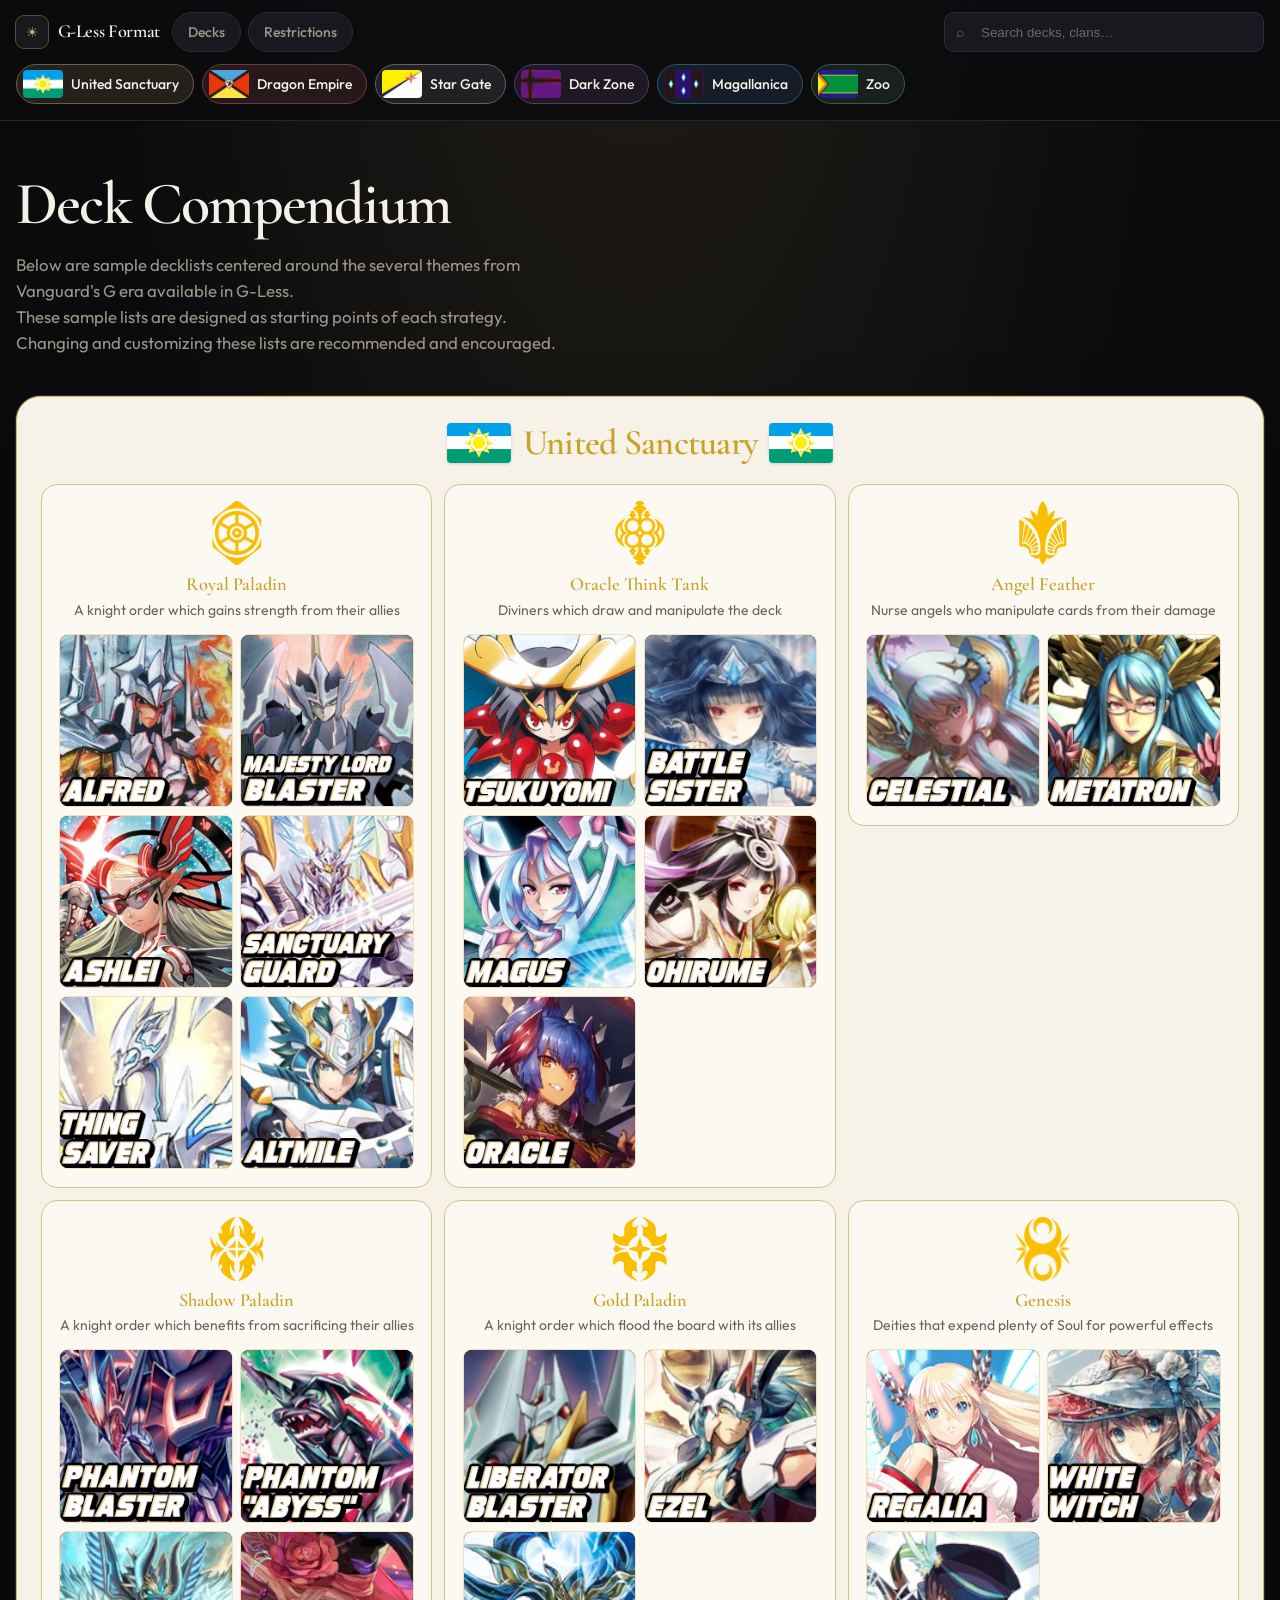
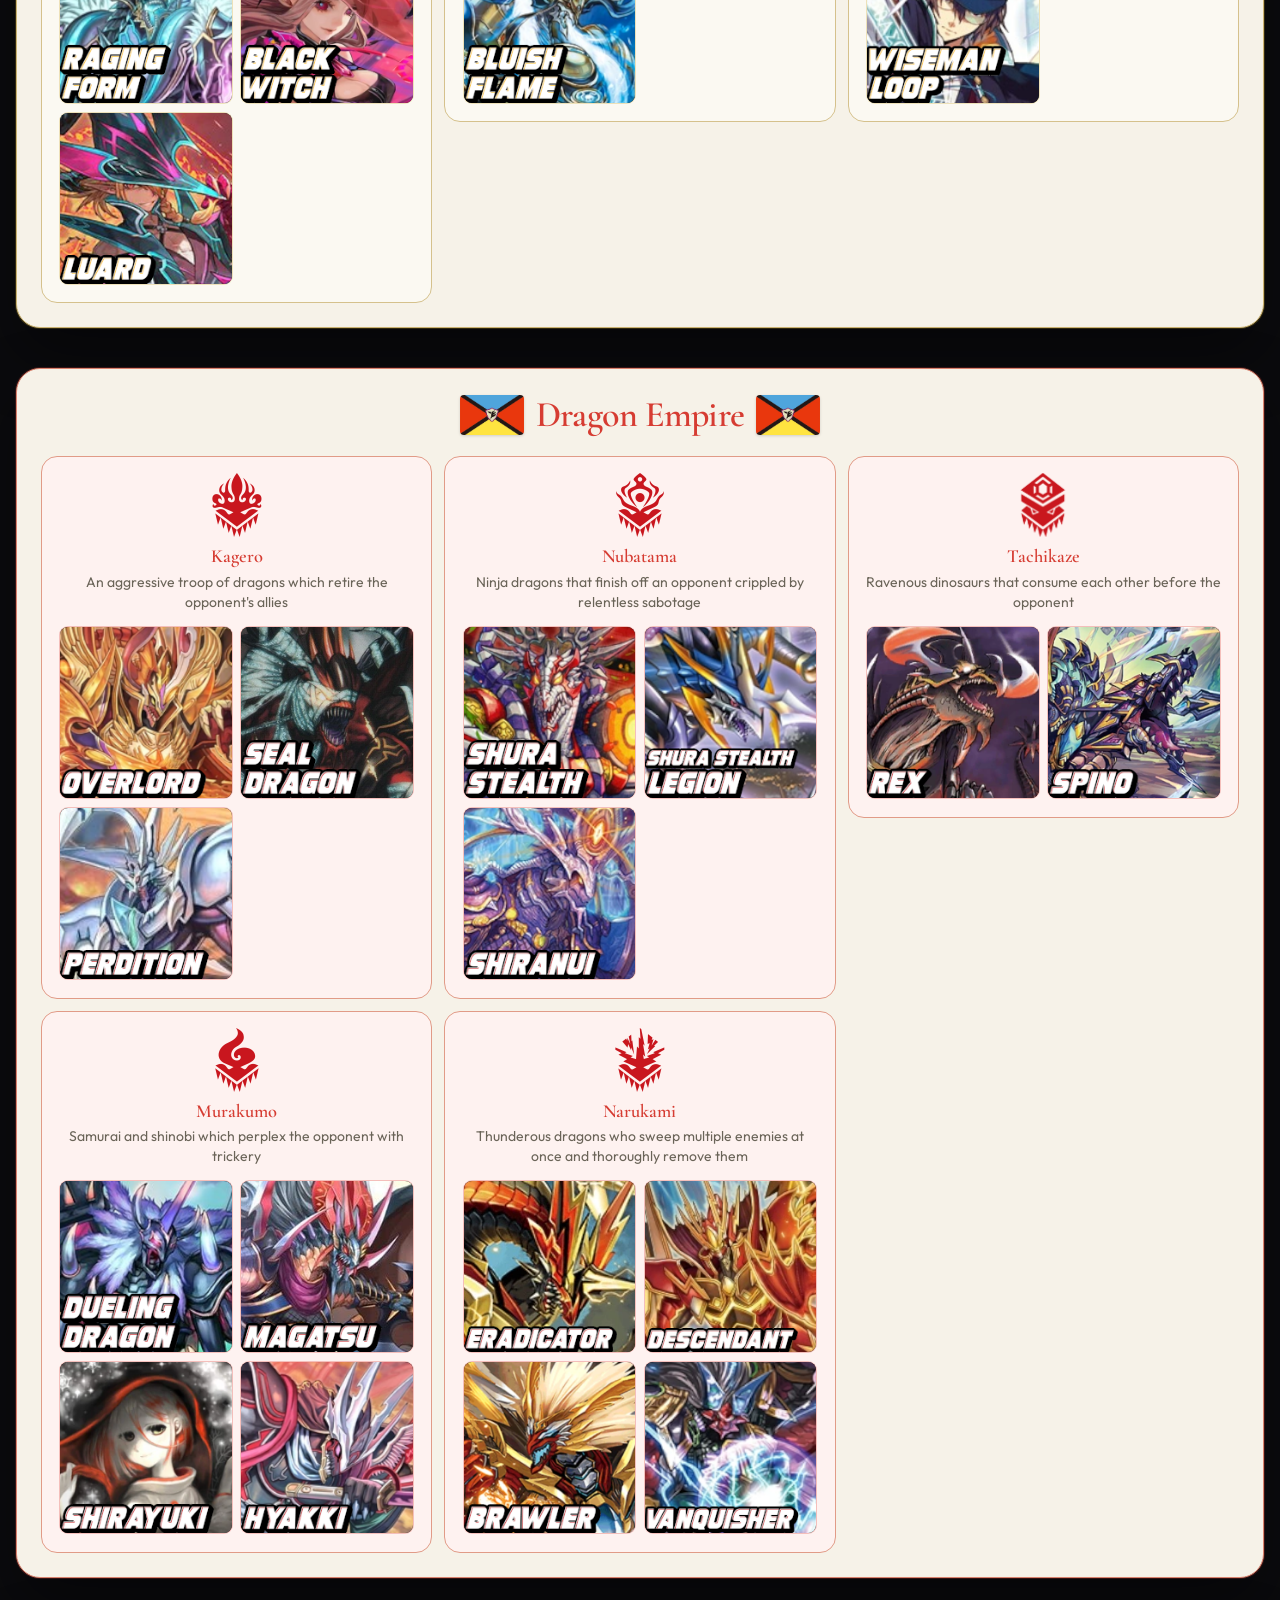
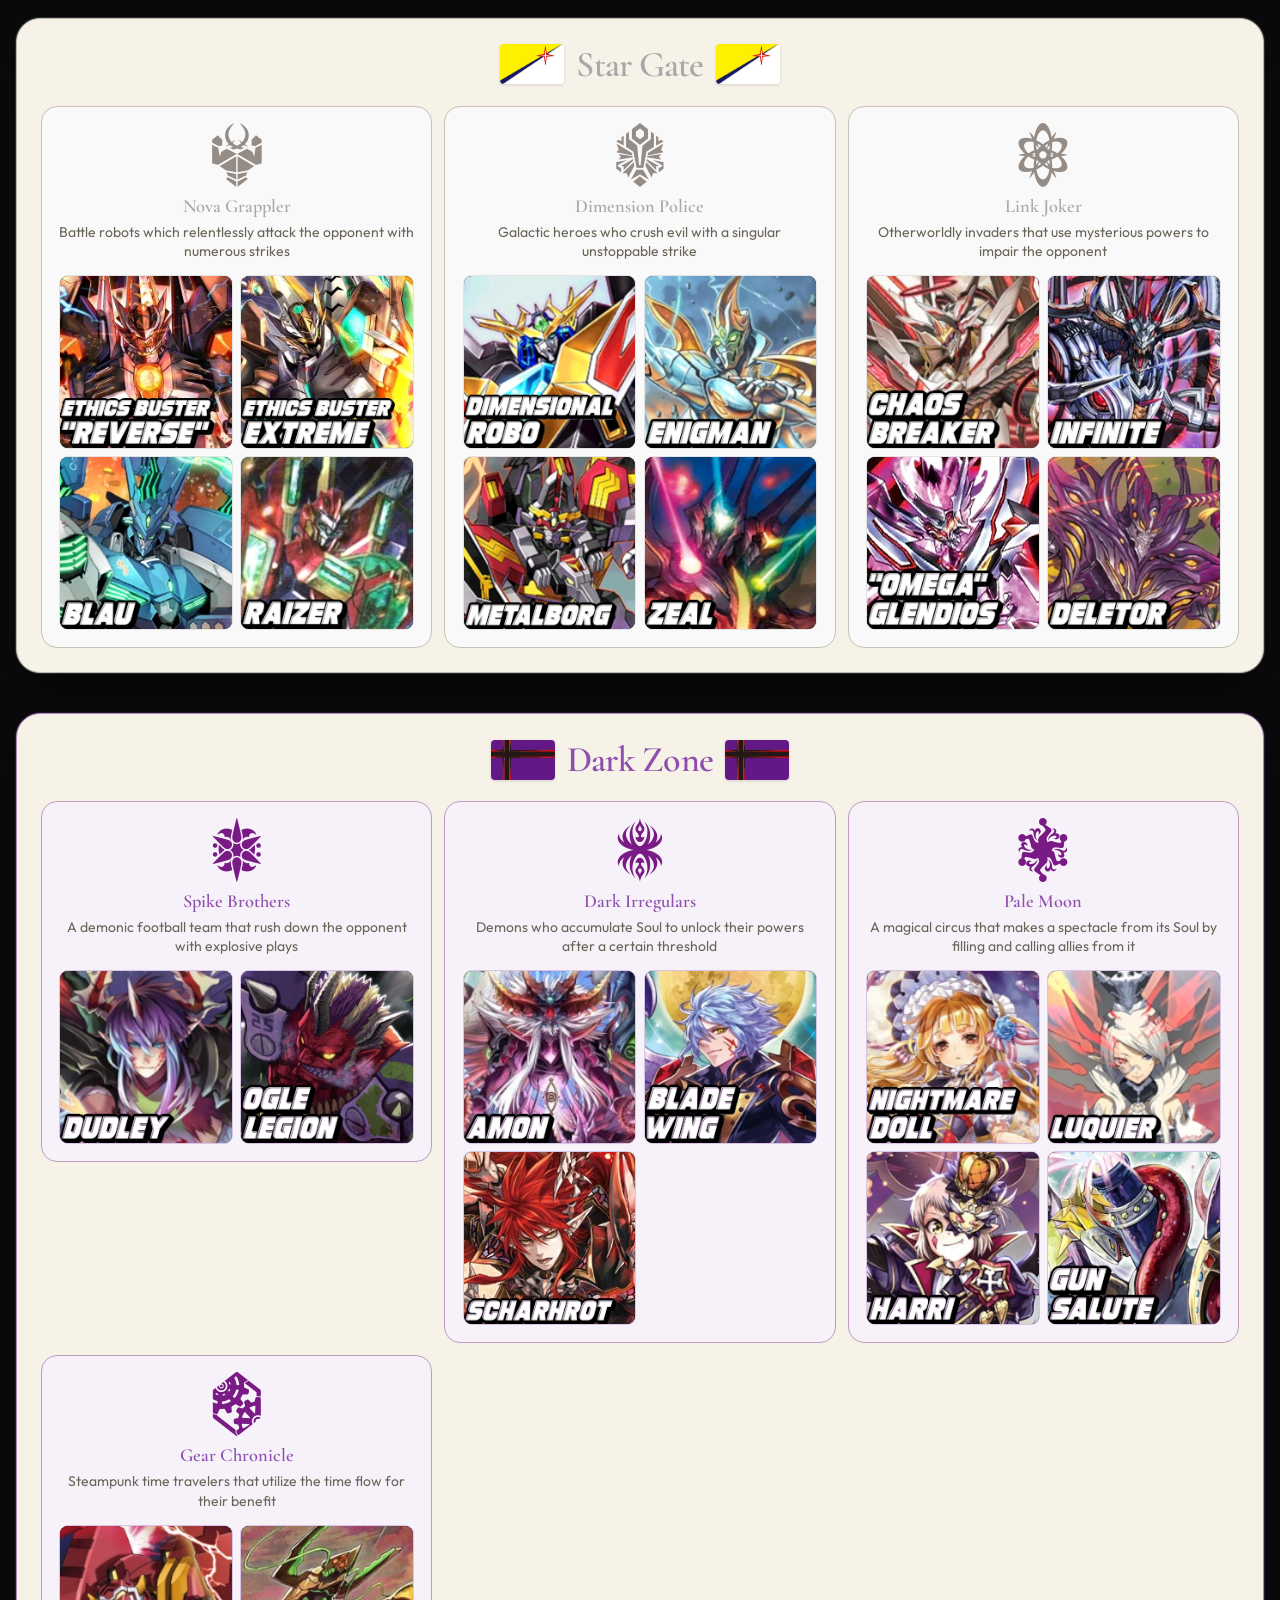
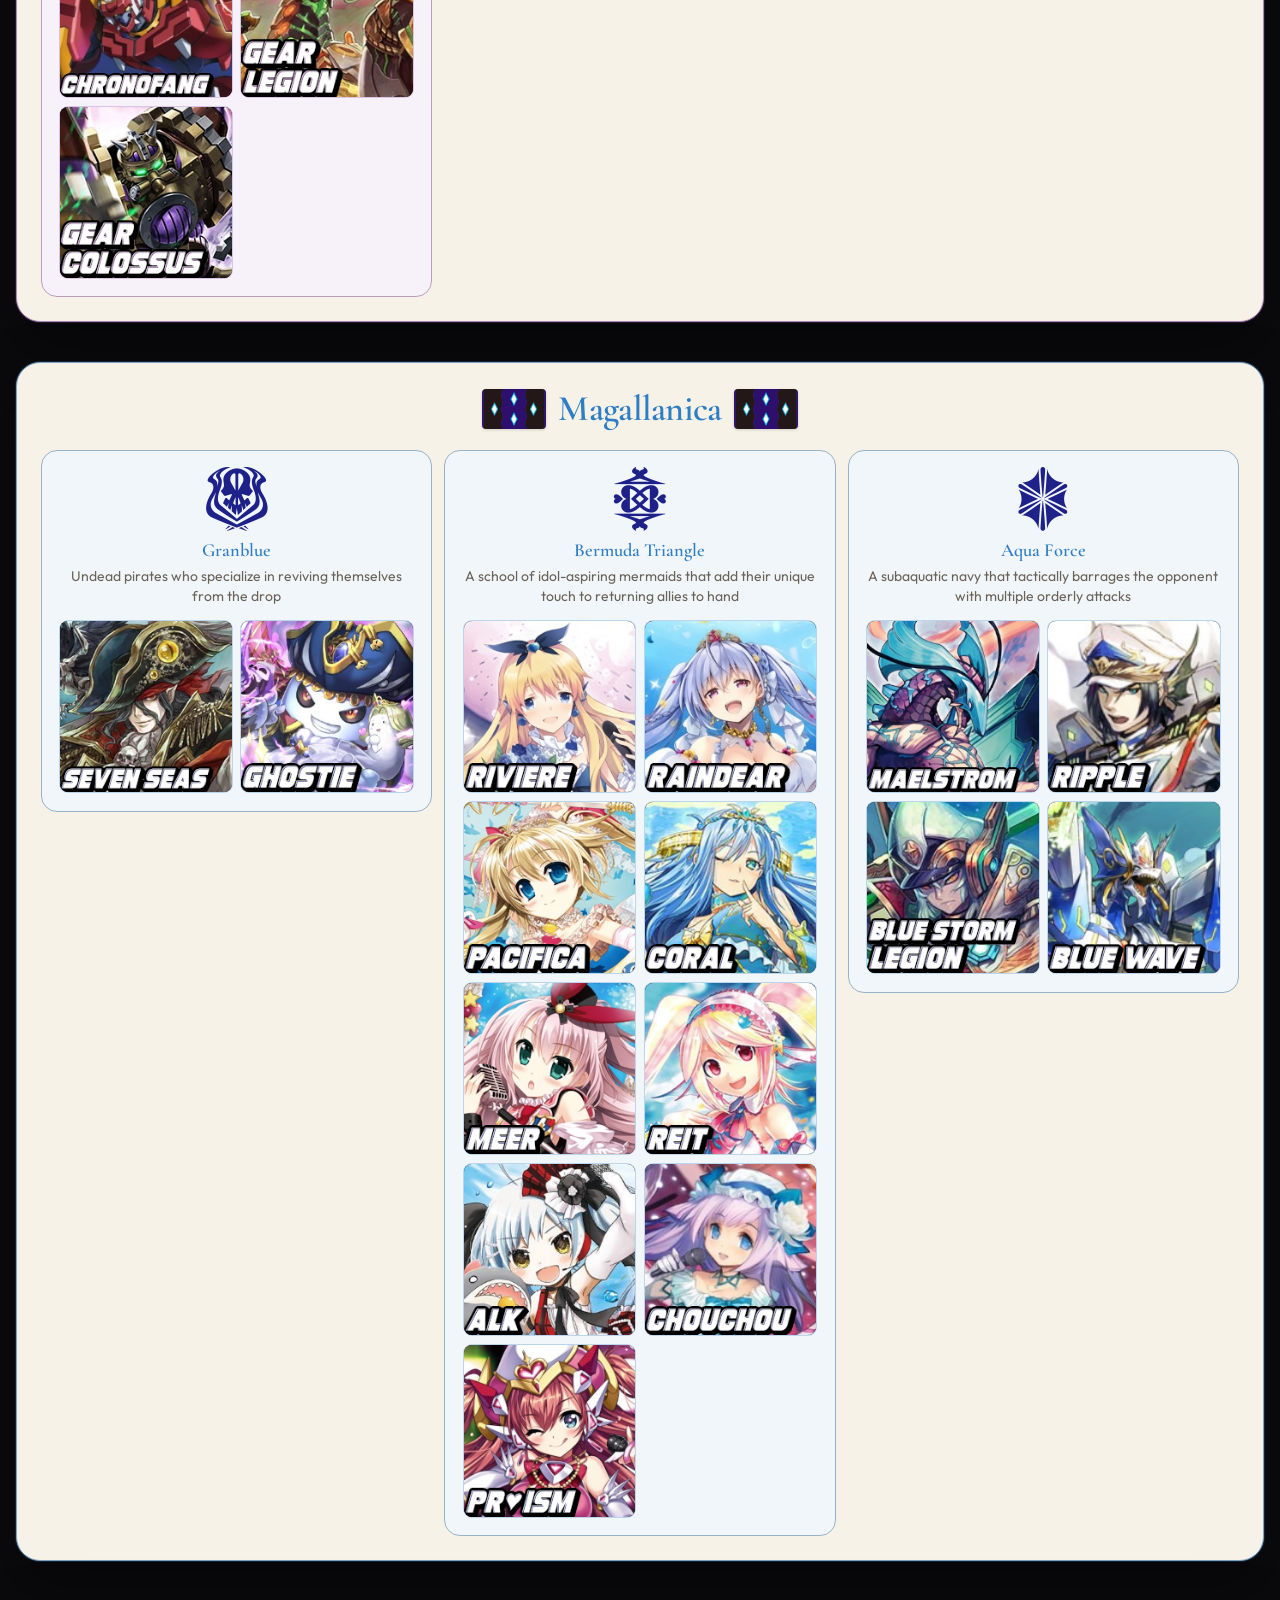
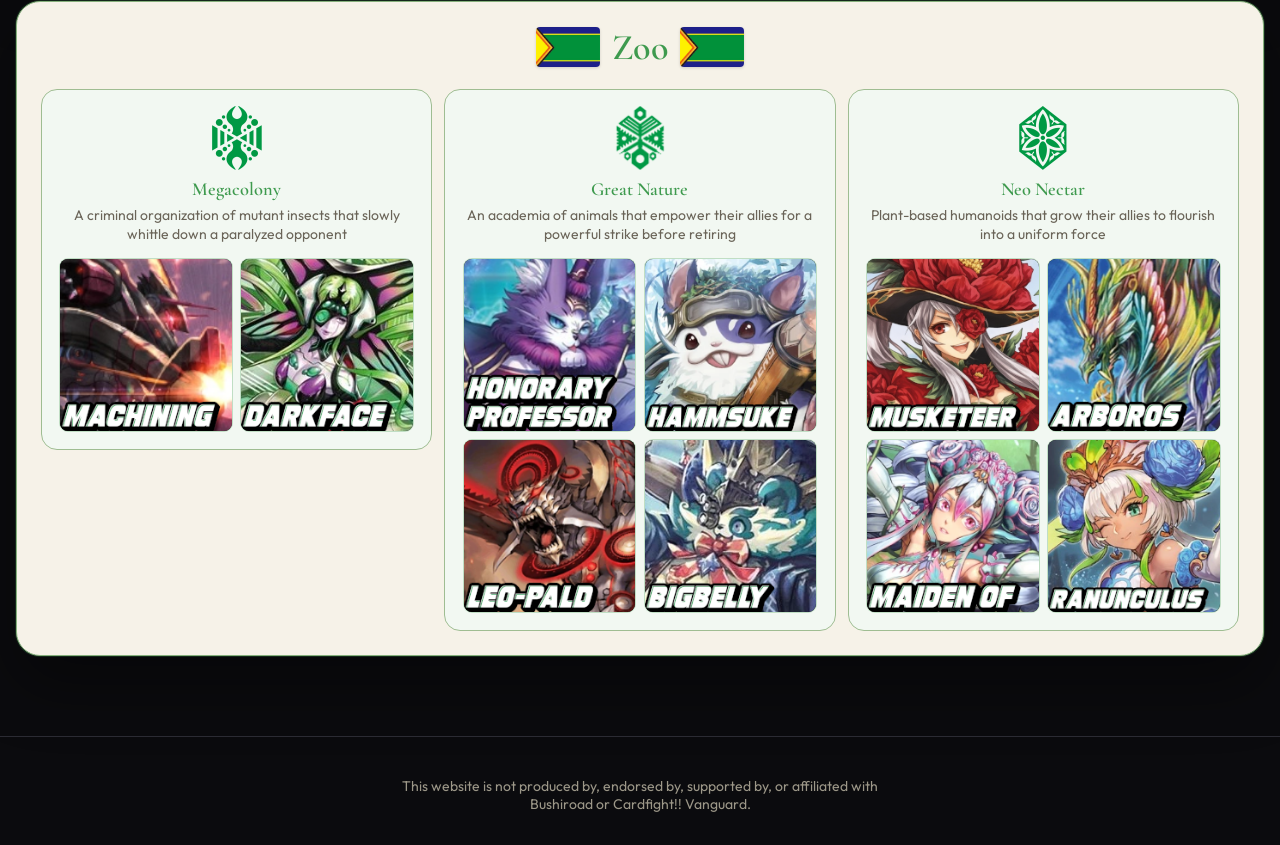
<file: index.html>
<!DOCTYPE html>
<html lang="en">
<head>
  <meta charset="utf-8" />
  <meta name="viewport" content="width=device-width, initial-scale=1" />
  <title>G-Less Format</title>
  <meta name="description" content="Sample decklists for G-Less, the Cardfight Vanguard G format featuring no G zone." />
  <link rel="preconnect" href="https://fonts.googleapis.com" />
  <link rel="preconnect" href="https://fonts.gstatic.com" crossorigin />
  <link href="https://fonts.googleapis.com/css2?family=Cormorant+Garamond:wght@500;600;700&family=Outfit:wght@400;500;600&display=swap" rel="stylesheet" />
  <link rel="stylesheet" href="styles.css" />
</head>
<body>
  <a class="sr-only" href="#catalog">Skip to catalog</a>

  <header class="site-header">
    <div class="header-inner">
      <div class="header-top">
        <a class="brand" href="#top">
          <span class="brand-mark" aria-hidden="true">☀</span>
          <span>
            <span class="brand-title">G-Less Format</span>
          </span>
        </a>
        <nav class="page-nav" aria-label="Site">
          <a class="page-link" href="index.html" data-active="false">Decks</a>
          <a class="page-link" href="restrictions.html" data-active="true">Restrictions</a>
        </nav>
        <label class="search-wrap">
          <span class="sr-only">Search decks</span>
          <span class="search-icon" aria-hidden="true">⌕</span>
          <input id="search" type="search" placeholder="Search decks, clans…" autocomplete="off" />
          <button type="button" id="search-clear" class="search-clear" aria-label="Clear search">×</button>
        </label>
      </div>
      <nav class="nation-nav" aria-label="Nations">
        <a class="nation-chip" href="#united-sanctuary" data-nation="united-sanctuary" data-active="false"><img src="art/nations/united-sanctuary.png" alt="" /><span>United Sanctuary</span></a>
        <a class="nation-chip" href="#dragon-empire" data-nation="dragon-empire" data-active="false"><img src="art/nations/dragon-empire.png" alt="" /><span>Dragon Empire</span></a>
        <a class="nation-chip" href="#star-gate" data-nation="star-gate" data-active="false"><img src="art/nations/star-gate.png" alt="" /><span>Star Gate</span></a>
        <a class="nation-chip" href="#dark-zone" data-nation="dark-zone" data-active="false"><img src="art/nations/dark-zone.png" alt="" /><span>Dark Zone</span></a>
        <a class="nation-chip" href="#magallanica" data-nation="magallanica" data-active="false"><img src="art/nations/magallanica.png" alt="" /><span>Magallanica</span></a>
        <a class="nation-chip" href="#zoo" data-nation="zoo" data-active="false"><img src="art/nations/zoo.png" alt="" /><span>Zoo</span></a>
      </nav>
    </div>
  </header>

  <main>
    <section class="hero" id="hero">
      <h1 id="top">Deck Compendium</h1>
      <p class="hero-lead">
        Below are sample decklists centered around the several themes from Vanguard's G era available in G-Less.<br>
        These sample lists are designed as starting points of each strategy. <br>
	Changing and customizing these lists are recommended and encouraged.
      </p>
    </section>

    <div class="catalog" id="catalog">
      <p id="search-status" class="search-status" aria-live="polite"></p>
      <div id="empty-state" class="empty">
        <h2>No matching decks</h2>
        <p>Try another name, clan, or nation.</p>
        <button type="button" id="reset-search">Reset search</button>
      </div>

      <!-- ========== United Sanctuary ========== -->
      <section class="nation-page" id="united-sanctuary" data-nation="united-sanctuary">
        <header class="nation-heading">
          <img src="art/nations/united-sanctuary.png" alt="" />
          <h2>United Sanctuary</h2>
          <img src="art/nations/united-sanctuary.png" alt="" />
        </header>
        <div class="clan-grid">

          <article class="clan" data-clan="royal-paladin">
            <div class="clan-head">
              <img src="art/emblems/royal-paladin.png" alt="" />
              <h3>Royal Paladin</h3>
              <p>A knight order which gains strength from their allies</p>
            </div>
            <div class="deck-grid">
              <a class="deck-tile" target="_blank" rel="noopener noreferrer" href="https://decklog-en.bushiroad.com/view/40CGT" data-name="Alfred"><img src="art/decks/alfred.png" alt="Alfred" loading="lazy" /></a>
              <a class="deck-tile" target="_blank" rel="noopener noreferrer" href="https://decklog-en.bushiroad.com/view/3CH6B" data-name="Majesty Lord Blaster"><img src="art/decks/majesty-lord-blaster.png" alt="Majesty Lord Blaster" loading="lazy" /></a>
              <a class="deck-tile" target="_blank" rel="noopener noreferrer" href="https://decklog-en.bushiroad.com/view/375QT" data-name="Ashlei"><img src="art/decks/ashlei.png" alt="Ashlei" loading="lazy" /></a>
              <a class="deck-tile" target="_blank" rel="noopener noreferrer" href="https://decklog-en.bushiroad.com/view/1DTY3" data-name="Sanctuary Guard"><img src="art/decks/sanctuary-guard.png" alt="Sanctuary Guard" loading="lazy" /></a>
              <a class="deck-tile" target="_blank" rel="noopener noreferrer" href="https://decklog-en.bushiroad.com/view/30JXV" data-name="Thing Saver"><img src="art/decks/thing-saver.png" alt="Thing Saver" loading="lazy" /></a>
              <a class="deck-tile" target="_blank" rel="noopener noreferrer" href="https://decklog-en.bushiroad.com/view/433MR" data-name="Altmile"><img src="art/decks/altmile.png" alt="Altmile" loading="lazy" /></a>
            </div>
          </article>

          <article class="clan" data-clan="oracle-think-tank">
            <div class="clan-head">
              <img src="art/emblems/oracle-think-tank.png" alt="" />
              <h3>Oracle Think Tank</h3>
              <p>Diviners which draw and manipulate the deck</p>
            </div>
            <div class="deck-grid">
              <a class="deck-tile" target="_blank" rel="noopener noreferrer" href="https://decklog-en.bushiroad.com/view/3YDF1" data-name="Tsukuyomi"><img src="art/decks/tsukuyomi.png" alt="Tsukuyomi" loading="lazy" /></a>
              <a class="deck-tile" target="_blank" rel="noopener noreferrer" href="https://decklog-en.bushiroad.com/view/4K04K" data-name="Battle Sister"><img src="art/decks/battle-sister.png" alt="Battle Sister" loading="lazy" /></a>
              <a class="deck-tile" target="_blank" rel="noopener noreferrer" href="https://decklog-en.bushiroad.com/view/4JUPH" data-name="Magus"><img src="art/decks/magus.png" alt="Magus" loading="lazy" /></a>
              <a class="deck-tile" target="_blank" rel="noopener noreferrer" href="https://decklog-en.bushiroad.com/view/326CB" data-name="Ohirume"><img src="art/decks/ohirume.png" alt="Ohirume" loading="lazy" /></a>
              <a class="deck-tile" target="_blank" rel="noopener noreferrer" href="https://decklog-en.bushiroad.com/view/1KXMR" data-name="Oracle"><img src="art/decks/oracle.png" alt="Oracle" loading="lazy" /></a>
            </div>
          </article>

          <article class="clan" data-clan="angel-feather">
            <div class="clan-head">
              <img src="art/emblems/angel-feather.png" alt="" />
              <h3>Angel Feather</h3>
              <p>Nurse angels who manipulate cards from their damage</p>
            </div>
            <div class="deck-grid">
              <a class="deck-tile" target="_blank" rel="noopener noreferrer" href="https://decklog-en.bushiroad.com/view/27559" data-name="Celestial"><img src="art/decks/celestial.png" alt="Celestial" loading="lazy" /></a>
              <a class="deck-tile" target="_blank" rel="noopener noreferrer" href="https://decklog-en.bushiroad.com/view/1X8R9" data-name="Metatron"><img src="art/decks/metatron.png" alt="Metatron" loading="lazy" /></a>
            </div>
          </article>

          <article class="clan" data-clan="shadow-paladin">
            <div class="clan-head">
              <img src="art/emblems/shadow-paladin.png" alt="" />
              <h3>Shadow Paladin</h3>
              <p>A knight order which benefits from sacrificing their allies</p>
            </div>
            <div class="deck-grid">
              <a class="deck-tile" target="_blank" rel="noopener noreferrer" href="https://decklog-en.bushiroad.com/view/1HUX9" data-name="Phantom Blaster"><img src="art/decks/phantom-blaster.png" alt="Phantom Blaster" loading="lazy" /></a>
              <a class="deck-tile" target="_blank" rel="noopener noreferrer" href="https://decklog-en.bushiroad.com/view/6N263" data-name="Phantom &quot;Abyss&quot"><img src="art/decks/phantom-abyss.png" alt="Phantom &quot;Abyss&quot" loading="lazy" /></a>
              <a class="deck-tile" target="_blank" rel="noopener noreferrer" href="https://decklog-en.bushiroad.com/view/6682B" data-name="Raging Form"><img src="art/decks/raging-form.png" alt="Raging Form" loading="lazy" /></a>
              <a class="deck-tile" target="_blank" rel="noopener noreferrer" href="https://decklog-en.bushiroad.com/view/11DVZ" data-name="Black Witch"><img src="art/decks/black-witch.png" alt="Black Witch" loading="lazy" /></a>
              <a class="deck-tile" target="_blank" rel="noopener noreferrer" href="https://decklog-en.bushiroad.com/view/4N57V" data-name="Luard"><img src="art/decks/luard.png" alt="Luard" loading="lazy" /></a>
            </div>
          </article>

          <article class="clan" data-clan="gold-paladin">
            <div class="clan-head">
              <img src="art/emblems/gold-paladin.png" alt="" />
              <h3>Gold Paladin</h3>
              <p>A knight order which flood the board with its allies</p>
            </div>
            <div class="deck-grid">
              <a class="deck-tile" target="_blank" rel="noopener noreferrer" href="https://decklog-en.bushiroad.com/view/2NEYF" data-name="Liberator Blaster"><img src="art/decks/liberator-blaster.png" alt="Liberator Blaster" loading="lazy" /></a>
              <a class="deck-tile" target="_blank" rel="noopener noreferrer" href="https://decklog-en.bushiroad.com/view/4LLT1" data-name="Ezel"><img src="art/decks/ezel.png" alt="Ezel" loading="lazy" /></a>
              <a class="deck-tile" target="_blank" rel="noopener noreferrer" href="https://decklog-en.bushiroad.com/view/24NH1" data-name="Bluish Flame"><img src="art/decks/bluish-flame.png" alt="Bluish Flame" loading="lazy" /></a>
            </div>
          </article>

          <article class="clan" data-clan="genesis">
            <div class="clan-head">
              <img src="art/emblems/genesis.png" alt="" />
              <h3>Genesis</h3>
              <p>Deities that expend plenty of Soul for powerful effects</p>
            </div>
            <div class="deck-grid">
              <a class="deck-tile" target="_blank" rel="noopener noreferrer" href="https://decklog-en.bushiroad.com/view/66YH5" data-name="Regalia"><img src="art/decks/regalia.png" alt="Regalia" loading="lazy" /></a>
              <a class="deck-tile" target="_blank" rel="noopener noreferrer" href="https://decklog-en.bushiroad.com/view/3G8JF" data-name="White Witch"><img src="art/decks/white-witch.png" alt="White Witch" loading="lazy" /></a>
              <a class="deck-tile" target="_blank" rel="noopener noreferrer" href="https://decklog-en.bushiroad.com/view/7G16H" data-name="Wiseman Loop"><img src="art/decks/wiseman-loop.png" alt="Wiseman Loop" loading="lazy" /></a>
            </div>
          </article>
        </div>
      </section>

      <!-- ========== Dragon Empire ========== -->
      <section class="nation-page" id="dragon-empire" data-nation="dragon-empire">
        <header class="nation-heading">
          <img src="art/nations/dragon-empire.png" alt="" />
          <h2>Dragon Empire</h2>
          <img src="art/nations/dragon-empire.png" alt="" />
        </header>
        <div class="clan-grid">

          <article class="clan" data-clan="kagero">
            <div class="clan-head">
              <img src="art/emblems/kagero.png" alt="" />
              <h3>Kagero</h3>
              <p>An aggressive troop of dragons which retire the opponent's allies</p>
            </div>
            <div class="deck-grid">
              <a class="deck-tile" target="_blank" rel="noopener noreferrer" href="https://decklog-en.bushiroad.com/view/4958P" data-name="Overlord"><img src="art/decks/overlord.png" alt="Overlord" loading="lazy" /></a>
              <a class="deck-tile" target="_blank" rel="noopener noreferrer" href="https://decklog-en.bushiroad.com/view/46025" data-name="Seal Dragon"><img src="art/decks/seal-dragon.png" alt="Seal Dragon" loading="lazy" /></a>
              <a class="deck-tile" target="_blank" rel="noopener noreferrer" href="https://decklog-en.bushiroad.com/view/5CZ2B" data-name="Perdition"><img src="art/decks/perdition.png" alt="Perdition" loading="lazy" /></a>
            </div>
          </article>

          <article class="clan" data-clan="nubatama">
            <div class="clan-head">
              <img src="art/emblems/nubatama.png" alt="" />
              <h3>Nubatama</h3>
              <p>Ninja dragons that finish off an opponent crippled by relentless sabotage</p>
            </div>
            <div class="deck-grid">
              <a class="deck-tile" target="_blank" rel="noopener noreferrer" href="https://decklog-en.bushiroad.com/view/3GLUT" data-name="Shura Stealth"><img src="art/decks/shura-stealth.png" alt="Shura Stealth" loading="lazy" /></a>
              <a class="deck-tile" target="_blank" rel="noopener noreferrer" href="https://decklog-en.bushiroad.com/view/37ZCP" data-name="Shura Stealth Legion"><img src="art/decks/shura-stealth-legion.png" alt="Shura Stealth Legion" loading="lazy" /></a>
              <a class="deck-tile" target="_blank" rel="noopener noreferrer" href="https://decklog-en.bushiroad.com/view/49YXZ" data-name="Shiranui"><img src="art/decks/shiranui.png" alt="Shiranui" loading="lazy" /></a>
            </div>
          </article>

          <article class="clan" data-clan="tachikaze">
            <div class="clan-head">
              <img src="art/emblems/tachikaze.png" alt="" />
              <h3>Tachikaze</h3>
              <p>Ravenous dinosaurs that consume each other before the opponent</p>
            </div>
            <div class="deck-grid">
              <a class="deck-tile" target="_blank" rel="noopener noreferrer" href="https://decklog-en.bushiroad.com/view/6WTKD" data-name="Rex"><img src="art/decks/rex.png" alt="Rex" loading="lazy" /></a>
              <a class="deck-tile" target="_blank" rel="noopener noreferrer" href="https://decklog-en.bushiroad.com/view/4484T" data-name="Spino"><img src="art/decks/spino.png" alt="Spino" loading="lazy" /></a>
            </div>
          </article>

          <article class="clan" data-clan="murakumo">
            <div class="clan-head">
              <img src="art/emblems/murakumo.png" alt="" />
              <h3>Murakumo</h3>
              <p>Samurai and shinobi which perplex the opponent with trickery</p>
            </div>
            <div class="deck-grid">
              <a class="deck-tile" target="_blank" rel="noopener noreferrer" href="https://decklog-en.bushiroad.com/view/43NUB" data-name="Dueling Dragon"><img src="art/decks/dueling-dragon.png" alt="Dueling Dragon" loading="lazy" /></a>
              <a class="deck-tile" target="_blank" rel="noopener noreferrer" href="https://decklog-en.bushiroad.com/view/2DLL3" data-name="Magatsu"><img src="art/decks/magatsu.png" alt="Magatsu" loading="lazy" /></a>
              <a class="deck-tile" target="_blank" rel="noopener noreferrer" href="https://decklog-en.bushiroad.com/view/19WLP" data-name="Shirayuki"><img src="art/decks/shirayuki.png" alt="Shirayuki" loading="lazy" /></a>
              <a class="deck-tile" target="_blank" rel="noopener noreferrer" href="https://decklog-en.bushiroad.com/view/6GWTD" data-name="Hyakki"><img src="art/decks/hyakki.png" alt="Hyakki" loading="lazy" /></a>
            </div>
          </article>

          <article class="clan" data-clan="narukami">
            <div class="clan-head">
              <img src="art/emblems/narukami.png" alt="" />
              <h3>Narukami</h3>
              <p>Thunderous dragons who sweep multiple enemies at once and thoroughly remove them</p>
            </div>
            <div class="deck-grid">
              <a class="deck-tile" target="_blank" rel="noopener noreferrer" href="https://decklog-en.bushiroad.com/view/71CBZ" data-name="Eradicator"><img src="art/decks/eradicator.png" alt="Eradicator" loading="lazy" /></a>
              <a class="deck-tile" target="_blank" rel="noopener noreferrer" href="https://decklog-en.bushiroad.com/view/3SJW7" data-name="Descendant"><img src="art/decks/descendant.png" alt="Descendant" loading="lazy" /></a>
              <a class="deck-tile" target="_blank" rel="noopener noreferrer" href="https://decklog-en.bushiroad.com/view/67L27" data-name="Brawler"><img src="art/decks/brawler.png" alt="Brawler" loading="lazy" /></a>
              <a class="deck-tile" target="_blank" rel="noopener noreferrer" href="https://decklog-en.bushiroad.com/view/2XJUX" data-name="Vanquisher"><img src="art/decks/vanquisher.png" alt="Vanquisher" loading="lazy" /></a>
            </div>
          </article>
        </div>
      </section>

      <!-- ========== Star Gate ========== -->
      <section class="nation-page" id="star-gate" data-nation="star-gate">
        <header class="nation-heading">
          <img src="art/nations/star-gate.png" alt="" />
          <h2>Star Gate</h2>
          <img src="art/nations/star-gate.png" alt="" />
        </header>
        <div class="clan-grid">

          <article class="clan" data-clan="nova-grappler">
            <div class="clan-head">
              <img src="art/emblems/nova-grappler.png" alt="" />
              <h3>Nova Grappler</h3>
              <p>Battle robots which relentlessly attack the opponent with numerous strikes</p>
            </div>
            <div class="deck-grid">
              <a class="deck-tile" target="_blank" rel="noopener noreferrer" href="https://decklog-en.bushiroad.com/view/4R1M1" data-name="Ethics Buster &quot;Reverse&quot;"><img src="art/decks/ethics-buster-reverse.png" alt="Ethics Buster &quot;Reverse&quot;" loading="lazy" /></a>
              <a class="deck-tile" target="_blank" rel="noopener noreferrer" href="https://decklog-en.bushiroad.com/view/3D82T" data-name="Ethics Buster Extreme"><img src="art/decks/ethics-buster-extreme.png" alt="Ethics Buster Extreme" loading="lazy" /></a>
              <a class="deck-tile" target="_blank" rel="noopener noreferrer" href="https://decklog-en.bushiroad.com/view/5BQRM" data-name="Blau"><img src="art/decks/blau.png" alt="Blau" loading="lazy" /></a>
              <a class="deck-tile" target="_blank" rel="noopener noreferrer" href="https://decklog-en.bushiroad.com/view/6PAT1" data-name="Raizer"><img src="art/decks/raizer.png" alt="Raizer" loading="lazy" /></a>
            </div>
          </article>

          <article class="clan" data-clan="dimension-police">
            <div class="clan-head">
              <img src="art/emblems/dimension-police.png" alt="" />
              <h3>Dimension Police</h3>
              <p>Galactic heroes who crush evil with a singular unstoppable strike</p>
            </div>
            <div class="deck-grid">
              <a class="deck-tile" target="_blank" rel="noopener noreferrer" href="https://decklog-en.bushiroad.com/view/29G9H" data-name="Dimensional Robo"><img src="art/decks/dimensional-robo.png" alt="Dimensional Robo" loading="lazy" /></a>
              <a class="deck-tile" target="_blank" rel="noopener noreferrer" href="https://decklog-en.bushiroad.com/view/7P4BZ" data-name="Enigman"><img src="art/decks/enigman.png" alt="Enigman" loading="lazy" /></a>
              <a class="deck-tile" target="_blank" rel="noopener noreferrer" href="https://decklog-en.bushiroad.com/view/1A0KM" data-name="Metalborg"><img src="art/decks/metalborg.png" alt="Metalborg" loading="lazy" /></a>
              <a class="deck-tile" target="_blank" rel="noopener noreferrer" href="https://decklog-en.bushiroad.com/view/V2UB" data-name="Zeal"><img src="art/decks/zeal.png" alt="Zeal" loading="lazy" /></a>
            </div>
          </article>

          <article class="clan" data-clan="link-joker">
            <div class="clan-head">
              <img src="art/emblems/link-joker.png" alt="" />
              <h3>Link Joker</h3>
              <p>Otherworldly invaders that use mysterious powers to impair the opponent</p>
            </div>
            <div class="deck-grid">
              <a class="deck-tile" target="_blank" rel="noopener noreferrer" href="https://decklog-en.bushiroad.com/view/6933V" data-name="Chaos Breaker"><img src="art/decks/chaos-breaker.png" alt="Chaos Breaker" loading="lazy" /></a>
              <a class="deck-tile" target="_blank" rel="noopener noreferrer" href="https://decklog-en.bushiroad.com/view/207NF" data-name="Infinite"><img src="art/decks/infinite.png" alt="Infinite" loading="lazy" /></a>
              <a class="deck-tile" target="_blank" rel="noopener noreferrer" href="https://decklog-en.bushiroad.com/view/6A3XM" data-name="Omega Glendios"><img src="art/decks/omega-glendios.png" alt="Omega Glendios" loading="lazy" /></a>
              <a class="deck-tile" target="_blank" rel="noopener noreferrer" href="https://decklog-en.bushiroad.com/view/7XA11" data-name="Deletor"><img src="art/decks/deletor.png" alt="Deletor" loading="lazy" /></a>
            </div>
          </article>
        </div>
      </section>

      <!-- ========== Dark Zone ========== -->
      <section class="nation-page" id="dark-zone" data-nation="dark-zone">
        <header class="nation-heading">
          <img src="art/nations/dark-zone.png" alt="" />
          <h2>Dark Zone</h2>
          <img src="art/nations/dark-zone.png" alt="" />
        </header>
        <div class="clan-grid">

          <article class="clan" data-clan="spike-brothers">
            <div class="clan-head">
              <img src="art/emblems/spike-brothers.png" alt="" />
              <h3>Spike Brothers</h3>
              <p>A demonic football team that rush down the opponent with explosive plays</p>
            </div>
            <div class="deck-grid">
              <a class="deck-tile" target="_blank" rel="noopener noreferrer" href="https://decklog-en.bushiroad.com/view/5NNDM" data-name="Dudley"><img src="art/decks/dudley.png" alt="Dudley" loading="lazy" /></a>
              <a class="deck-tile" target="_blank" rel="noopener noreferrer" href="https://decklog-en.bushiroad.com/view/1GYYF" data-name="Ogle Legion"><img src="art/decks/ogle-legion.png" alt="Ogle Legion" loading="lazy" /></a>
            </div>
          </article>

          <article class="clan" data-clan="dark-irregulars">
            <div class="clan-head">
              <img src="art/emblems/dark-irregulars.png" alt="" />
              <h3>Dark Irregulars</h3>
              <p>Demons who accumulate Soul to unlock their powers after a certain threshold</p>
            </div>
            <div class="deck-grid">
              <a class="deck-tile" target="_blank" rel="noopener noreferrer" href="https://decklog-en.bushiroad.com/view/47AXZ" data-name="Amon"><img src="art/decks/amon.png" alt="Amon" loading="lazy" /></a>
              <a class="deck-tile" target="_blank" rel="noopener noreferrer" href="https://decklog-en.bushiroad.com/view/2368T" data-name="Blade Wing"><img src="art/decks/blade-wing.png" alt="Blade Wing" loading="lazy" /></a>
              <a class="deck-tile" target="_blank" rel="noopener noreferrer" href="https://decklog-en.bushiroad.com/view/118MR" data-name="Scharhrot"><img src="art/decks/scharhrot.png" alt="Scharhrot" loading="lazy" /></a>
            </div>
          </article>

          <article class="clan" data-clan="pale-moon">
            <div class="clan-head">
              <img src="art/emblems/pale-moon.png" alt="" />
              <h3>Pale Moon</h3>
              <p>A magical circus that makes a spectacle from its Soul by filling and calling allies from it</p>
            </div>
            <div class="deck-grid">
              <a class="deck-tile" target="_blank" rel="noopener noreferrer" href="https://decklog-en.bushiroad.com/view/37VK1" data-name="Nightmare Doll"><img src="art/decks/nightmare-doll.png" alt="Nightmare Doll" loading="lazy" /></a>
              <a class="deck-tile" target="_blank" rel="noopener noreferrer" href="https://decklog-en.bushiroad.com/view/53CNK" data-name="Luquier"><img src="art/decks/luquier.png" alt="Luquier" loading="lazy" /></a>
              <a class="deck-tile" target="_blank" rel="noopener noreferrer" href="https://decklog-en.bushiroad.com/view/1U4TR" data-name="Harri"><img src="art/decks/harri.png" alt="Harri" loading="lazy" /></a>
              <a class="deck-tile" target="_blank" rel="noopener noreferrer" href="https://decklog-en.bushiroad.com/view/3VA5M" data-name="Gun Salute"><img src="art/decks/gun-salute.png" alt="Gun Salute" loading="lazy" /></a>
            </div>
          </article>

          <article class="clan" data-clan="gear-chronicle">
            <div class="clan-head">
              <img src="art/emblems/gear-chronicle.png" alt="" />
              <h3>Gear Chronicle</h3>
              <p>Steampunk time travelers that utilize the time flow for their benefit</p>
            </div>
            <div class="deck-grid">
              <a class="deck-tile" target="_blank" rel="noopener noreferrer" href="https://decklog-en.bushiroad.com/view/2B6WX" data-name="Chronofang"><img src="art/decks/chronofang.png" alt="Chronofang" loading="lazy" /></a>
              <a class="deck-tile" target="_blank" rel="noopener noreferrer" href="https://decklog-en.bushiroad.com/view/YYXB" data-name="Gear Legion"><img src="art/decks/gear-legion.png" alt="Gear Legion" loading="lazy" /></a>
              <a class="deck-tile" target="_blank" rel="noopener noreferrer" href="https://decklog-en.bushiroad.com/view/12MCP" data-name="Gear Colossus"><img src="art/decks/gear-colossus.png" alt="Gear Colossus" loading="lazy" /></a>
            </div>
          </article>
        </div>
      </section>

      <!-- ========== Magallanica ========== -->
      <section class="nation-page" id="magallanica" data-nation="magallanica">
        <header class="nation-heading">
          <img src="art/nations/magallanica.png" alt="" />
          <h2>Magallanica</h2>
          <img src="art/nations/magallanica.png" alt="" />
        </header>
        <div class="clan-grid">

          <article class="clan" data-clan="granblue">
            <div class="clan-head">
              <img src="art/emblems/granblue.png" alt="" />
              <h3>Granblue</h3>
              <p>Undead pirates who specialize in reviving themselves from the drop</p>
            </div>
            <div class="deck-grid">
              <a class="deck-tile" target="_blank" rel="noopener noreferrer" href="https://decklog-en.bushiroad.com/view/5Y6UF" data-name="Seven Seas"><img src="art/decks/seven-seas.png" alt="Seven Seas" loading="lazy" /></a>
              <a class="deck-tile" target="_blank" rel="noopener noreferrer" href="https://decklog-en.bushiroad.com/view/1DWXR" data-name="Ghostie"><img src="art/decks/ghostie.png" alt="Ghostie" loading="lazy" /></a>
            </div>
          </article>

          <article class="clan" data-clan="bermuda-triangle">
            <div class="clan-head">
              <img src="art/emblems/bermuda-triangle.png" alt="" />
              <h3>Bermuda Triangle</h3>
              <p>A school of idol-aspiring mermaids that add their unique touch to returning allies to hand</p>
            </div>
            <div class="deck-grid">
              <a class="deck-tile" target="_blank" rel="noopener noreferrer" href="https://decklog-en.bushiroad.com/view/2EQ39" data-name="Riviere"><img src="art/decks/riviere.png" alt="Riviere" loading="lazy" /></a>
              <a class="deck-tile" target="_blank" rel="noopener noreferrer" href="https://decklog-en.bushiroad.com/view/3CC3Z" data-name="Raindear"><img src="art/decks/raindear.png" alt="Raindear" loading="lazy" /></a>
              <a class="deck-tile" target="_blank" rel="noopener noreferrer" href="https://decklog-en.bushiroad.com/view/4ZD6F" data-name="Pacifica"><img src="art/decks/pacifica.png" alt="Pacifica" loading="lazy" /></a>
              <a class="deck-tile" target="_blank" rel="noopener noreferrer" href="https://decklog-en.bushiroad.com/view/7G0C7" data-name="Coral"><img src="art/decks/coral.png" alt="Coral" loading="lazy" /></a>
              <a class="deck-tile" target="_blank" rel="noopener noreferrer" href="https://decklog-en.bushiroad.com/view/4PSQB" data-name="Meer"><img src="art/decks/meer.png" alt="Meer" loading="lazy" /></a>
              <a class="deck-tile" target="_blank" rel="noopener noreferrer" href="https://decklog-en.bushiroad.com/view/6YUA3" data-name="Reit"><img src="art/decks/reit.png" alt="Reit" loading="lazy" /></a>
              <a class="deck-tile" target="_blank" rel="noopener noreferrer" href="https://decklog-en.bushiroad.com/view/5VVQT" data-name="Alk"><img src="art/decks/alk.png" alt="Alk" loading="lazy" /></a>
              <a class="deck-tile" target="_blank" rel="noopener noreferrer" href="https://decklog-en.bushiroad.com/view/23F4T" data-name="Chouchou"><img src="art/decks/chouchou.png" alt="Chouchou" loading="lazy" /></a>
              <a class="deck-tile" target="_blank" rel="noopener noreferrer" href="https://decklog-en.bushiroad.com/view/4H0RH" data-name="PRISM"><img src="art/decks/prism.png" alt="PRISM" loading="lazy" /></a>
            </div>
          </article>

          <article class="clan" data-clan="aqua-force">
            <div class="clan-head">
              <img src="art/emblems/aqua-force.png" alt="" />
              <h3>Aqua Force</h3>
              <p>A subaquatic navy that tactically barrages the opponent with multiple orderly attacks</p>
            </div>
            <div class="deck-grid">
              <a class="deck-tile" target="_blank" rel="noopener noreferrer" href="https://decklog-en.bushiroad.com/view/5YKC7" data-name="Maelstrom"><img src="art/decks/maelstrom.png" alt="Maelstrom" loading="lazy" /></a>
		<a class="deck-tile" target="_blank" rel="noopener noreferrer" href="https://decklog-en.bushiroad.com/view/6EWZM" data-name="Ripple"><img src="art/decks/ripple.png" alt="Maelstrom" loading="lazy" /></a>
              <a class="deck-tile" target="_blank" rel="noopener noreferrer" href="https://decklog-en.bushiroad.com/view/4WA5V" data-name="Blue Storm Legion"><img src="art/decks/blue-storm-legion.png" alt="Blue Storm Legion" loading="lazy" /></a>
              <a class="deck-tile" target="_blank" rel="noopener noreferrer" href="https://decklog-en.bushiroad.com/view/6XDX5" data-name="Blue Wave"><img src="art/decks/blue-wave.png" alt="Blue Wave" loading="lazy" /></a>
            </div>
          </article>
        </div>
      </section>

      <!-- ========== Zoo ========== -->
      <section class="nation-page" id="zoo" data-nation="zoo">
        <header class="nation-heading">
          <img src="art/nations/zoo.png" alt="" />
          <h2>Zoo</h2>
          <img src="art/nations/zoo.png" alt="" />
        </header>
        <div class="clan-grid">

          <article class="clan" data-clan="megacolony">
            <div class="clan-head">
              <img src="art/emblems/megacolony.png" alt="" />
              <h3>Megacolony</h3>
              <p>A criminal organization of mutant insects that slowly whittle down a paralyzed opponent</p>
            </div>
            <div class="deck-grid">
              <a class="deck-tile" target="_blank" rel="noopener noreferrer" href="https://decklog-en.bushiroad.com/view/4NPY7" data-name="Machining"><img src="art/decks/machining.png" alt="Machining" loading="lazy" /></a>
              <a class="deck-tile" target="_blank" rel="noopener noreferrer" href="https://decklog-en.bushiroad.com/view/1L48K" data-name="Darkface"><img src="art/decks/darkface.png" alt="Darkface" loading="lazy" /></a>
            </div>
          </article>

          <article class="clan" data-clan="great-nature">
            <div class="clan-head">
              <img src="art/emblems/great-nature.png" alt="" />
              <h3>Great Nature</h3>
              <p>An academia of animals that empower their allies for a powerful strike before retiring</p>
            </div>
            <div class="deck-grid">
              <a class="deck-tile" target="_blank" rel="noopener noreferrer" href="https://decklog-en.bushiroad.com/view/6HYDR" data-name="Honorary Professor"><img src="art/decks/honorary-professor.png" alt="Honorary Professor" loading="lazy" /></a>
              <a class="deck-tile" target="_blank" rel="noopener noreferrer" href="https://decklog-en.bushiroad.com/view/4PVF5" data-name="Hammsuke"><img src="art/decks/hammsuke.png" alt="Hammsuke" loading="lazy" /></a>
              <a class="deck-tile" target="_blank" rel="noopener noreferrer" href="https://decklog-en.bushiroad.com/view/2UX5V" data-name="Leo-pald"><img src="art/decks/leo-pald.png" alt="Leo-pald" loading="lazy" /></a>
              <a class="deck-tile" target="_blank" rel="noopener noreferrer" href="https://decklog-en.bushiroad.com/view/4MKDR" data-name="Bigbelly"><img src="art/decks/bigbelly.png" alt="Bigbelly" loading="lazy" /></a>
            </div>
          </article>

          <article class="clan" data-clan="neo-nectar">
            <div class="clan-head">
              <img src="art/emblems/neo-nectar.png" alt="" />
              <h3>Neo Nectar</h3>
              <p>Plant-based humanoids that grow their allies to flourish into a uniform force</p>
            </div>
            <div class="deck-grid">
              <a class="deck-tile" target="_blank" rel="noopener noreferrer" href="https://decklog-en.bushiroad.com/view/5E3XZ" data-name="Musketeer"><img src="art/decks/musketeer.png" alt="Musketeer" loading="lazy" /></a>
              <a class="deck-tile" target="_blank" rel="noopener noreferrer" href="https://decklog-en.bushiroad.com/view/1JMMM" data-name="Arboros"><img src="art/decks/arboros.png" alt="Arboros" loading="lazy" /></a>
              <a class="deck-tile" target="_blank" rel="noopener noreferrer" href="https://decklog-en.bushiroad.com/view/2QR79" data-name="Maiden of"><img src="art/decks/maiden-of.png" alt="Maiden of" loading="lazy" /></a>
              <a class="deck-tile" target="_blank" rel="noopener noreferrer" href="https://decklog-en.bushiroad.com/view/5FM7M" data-name="Ranunculus"><img src="art/decks/ranunculus.png" alt="Ranunculus" loading="lazy" /></a>
            </div>
          </article>
        </div>
      </section>

    </div>
  </main>

  <footer class="site-footer">
    <!--<p class="foot-title">G-Less Deck Compendium</p>-->
    <p class="foot-note">
      This website is not produced by, endorsed by, supported by, or affiliated with Bushiroad or Cardfight!! Vanguard.
    </p>
  </footer>

  <script src="app.js"></script>
</body>
</html>
</file>
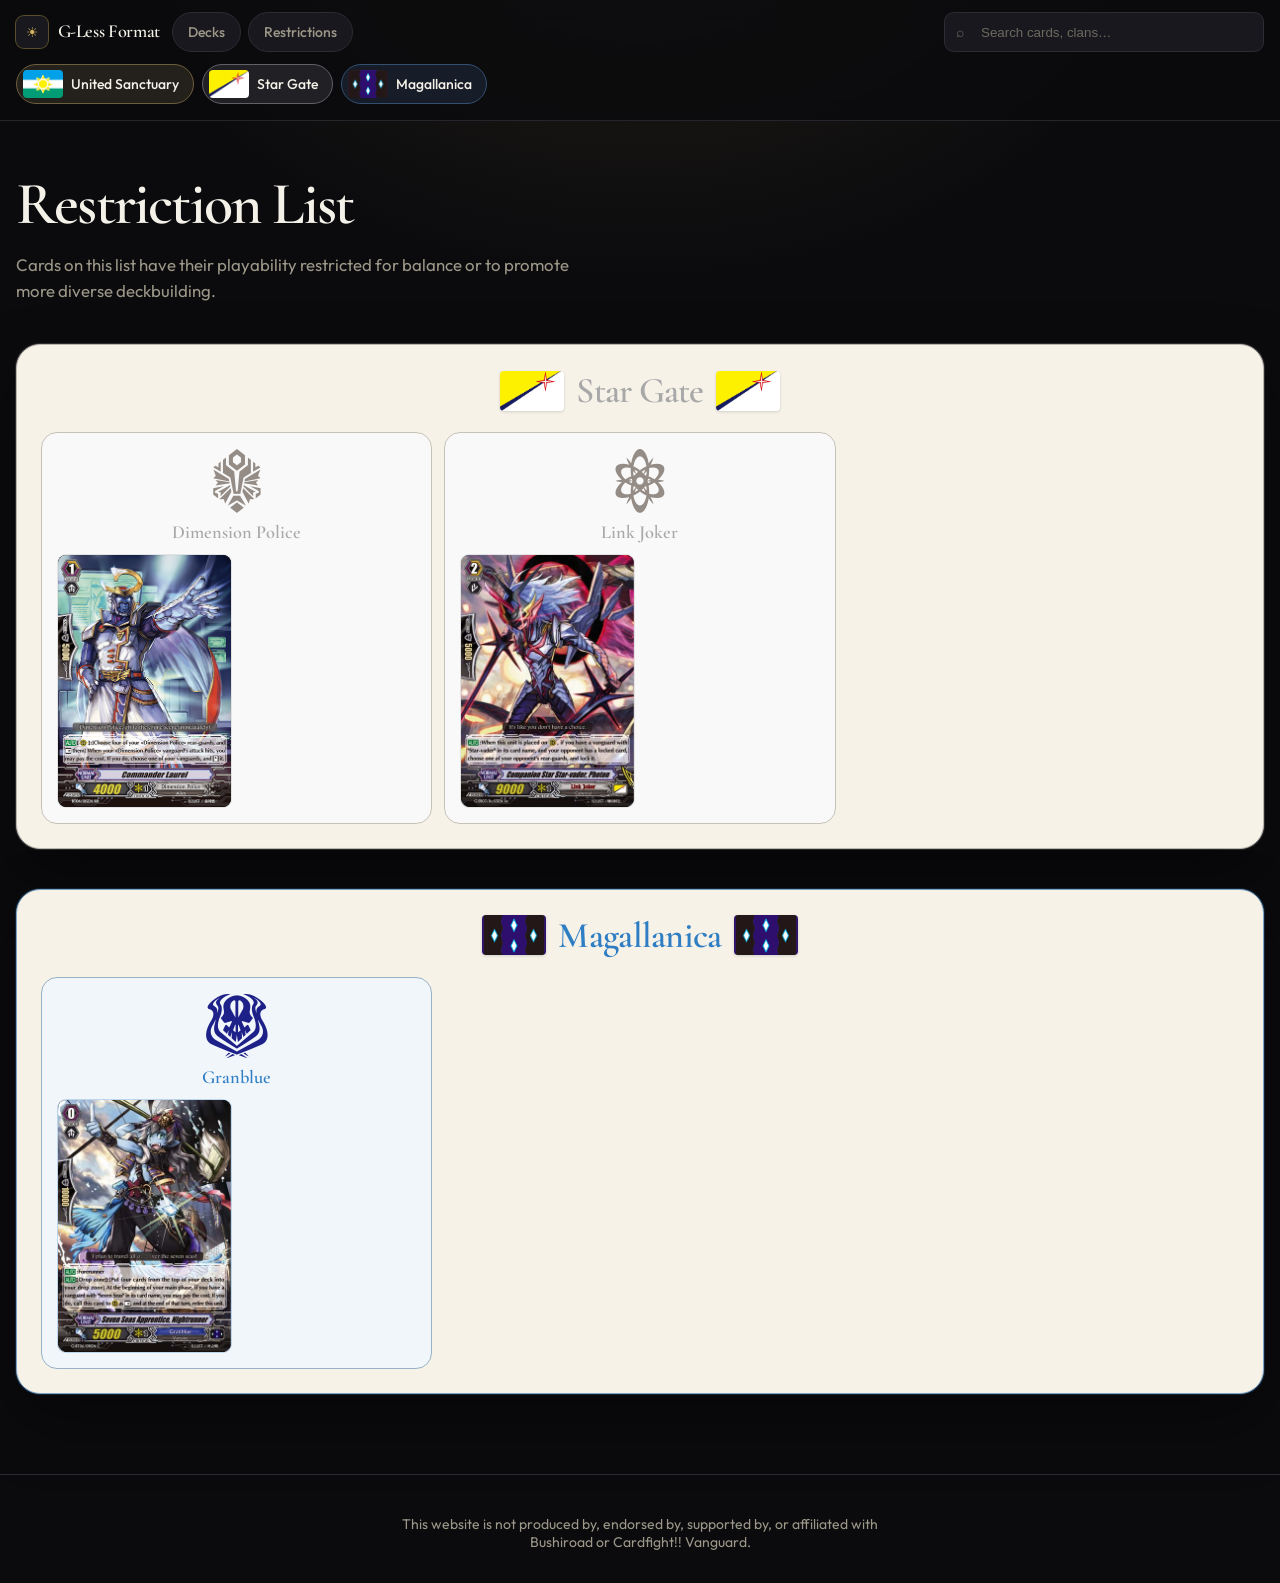
<file: restrictions.html>
<!DOCTYPE html>
<html lang="en">
<head>
  <meta charset="utf-8" />
  <meta name="viewport" content="width=device-width, initial-scale=1" />
  <title>Restriction List · G-Less Format</title>
  <meta name="description" content="Cards on this list have their playability restricted for balance or to promote more diverse deckbuilding." />
  <link rel="preconnect" href="https://fonts.googleapis.com" />
  <link rel="preconnect" href="https://fonts.gstatic.com" crossorigin />
  <link href="https://fonts.googleapis.com/css2?family=Cormorant+Garamond:wght@500;600;700&family=Outfit:wght@400;500;600&display=swap" rel="stylesheet" />
  <link rel="stylesheet" href="styles.css" />
</head>
<body data-page="restrictions">
  <a class="sr-only" href="#catalog">Skip to restriction list</a>

  <header class="site-header">
    <div class="header-inner">
      <div class="header-top">
        <a class="brand" href="index.html">
          <span class="brand-mark" aria-hidden="true">☀</span>
          <span>
            <span class="brand-title">G-Less Format</span>
          </span>
        </a>
        <nav class="page-nav" aria-label="Site">
          <a class="page-link" href="index.html" data-active="false">Decks</a>
          <a class="page-link" href="restrictions.html" data-active="true">Restrictions</a>
        </nav>
        <label class="search-wrap">
          <span class="sr-only">Search cards</span>
          <span class="search-icon" aria-hidden="true">⌕</span>
          <input id="search" type="search" placeholder="Search cards, clans…" autocomplete="off" />
          <button type="button" id="search-clear" class="search-clear" aria-label="Clear search">×</button>
        </label>
      </div>
      <nav class="nation-nav" aria-label="Nations">
        <a class="nation-chip" href="#united-sanctuary" data-nation="united-sanctuary" data-active="false"><img src="art/nations/united-sanctuary.png" alt="" /><span>United Sanctuary</span></a>
        <a class="nation-chip" href="#star-gate" data-nation="star-gate" data-active="false"><img src="art/nations/star-gate.png" alt="" /><span>Star Gate</span></a>
        <a class="nation-chip" href="#magallanica" data-nation="magallanica" data-active="false"><img src="art/nations/magallanica.png" alt="" /><span>Magallanica</span></a>
      </nav>
    </div>
  </header>

  <main>
    <section class="hero" id="hero">
      <h1 id="top">Restriction List</h1>
      <p class="hero-lead">
        Cards on this list have their playability restricted for balance or to promote more diverse deckbuilding.
      </p>
    </section>

    <div class="catalog" id="catalog">
      <p id="search-status" class="search-status" aria-live="polite"></p>
      <div id="empty-state" class="empty">
        <h2>No matching cards</h2>
        <p>Try another name, clan, or restriction.</p>
        <button type="button" id="reset-search">Reset search</button>
      </div>

      <!-- ========== United Sanctuary ========== -->
<!--
      <section class="nation-page" id="united-sanctuary" data-nation="united-sanctuary">
        <header class="nation-heading">
          <img src="art/nations/united-sanctuary.png" alt="" />
          <h2>United Sanctuary</h2>
          <img src="art/nations/united-sanctuary.png" alt="" />
        </header>
        <div class="clan-grid">
          <article class="clan" data-clan="royal-paladin">
            <div class="clan-head">
              <img src="art/emblems/royal-paladin.png" alt="" />
              <h3>Royal Paladin</h3>
            </div>
            <div class="restrict-grid">
              <article class="restriction-cell" data-name="Floral Paladin, Flogal">
                <button type="button" class="restrict-tile" aria-expanded="false" aria-controls="status-flogal">
                  <img src="art/cards/floral-paladin-flogal.png" alt="Floral Paladin, Flogal" loading="lazy" />
                </button>
                <div class="status-drawer" id="status-flogal">
                  <div class="status-drawer-inner">
                    <div class="status-window">
                      <p class="status-kicker">Conditional include</p>
                      <p class="status-copy">Can only be included if all grade 3 cards in the deck have "Blaster" or "Alfred" in their card names.</p>
                    </div>
                  </div>
                </div>
              </article>
            </div>
          </article>
        </div>
      </section>
-->
      <!-- ========== Star Gate ========== -->
      <section class="nation-page" id="star-gate" data-nation="star-gate">
        <header class="nation-heading">
          <img src="art/nations/star-gate.png" alt="" />
          <h2>Star Gate</h2>
          <img src="art/nations/star-gate.png" alt="" />
        </header>
        <div class="clan-grid">

          <article class="clan" data-clan="dimension-police">
            <div class="clan-head">
              <img src="art/emblems/dimension-police.png" alt="" />
              <h3>Dimension Police</h3>
            </div>
            <div class="restrict-grid">
              <article class="restriction-cell" data-name="Commander Laurel">
                <button type="button" class="restrict-tile" aria-expanded="false" aria-controls="status-laurel">
                  <img src="art/cards/commander-laurel.png" alt="Commander Laurel" loading="lazy" />
                </button>
                <div class="status-drawer" id="status-laurel">
                  <div class="status-drawer-inner">
                    <div class="status-window">
                      <p class="status-kicker">Copy limit</p>
                      <p class="status-copy">Restricted to 1 per deck.</p>
                    </div>
                  </div>
                </div>
              </article>
            </div>
          </article>

          <article class="clan" data-clan="link-joker">
            <div class="clan-head">
              <img src="art/emblems/link-joker.png" alt="" />
              <h3>Link Joker</h3>
            </div>
            <div class="restrict-grid">
              <article class="restriction-cell" data-name="Companion Star Star-vader, Photon">
                <button type="button" class="restrict-tile" aria-expanded="false" aria-controls="status-photon">
                  <img src="art/cards/companion-star-star-vader-photon.png" alt="Companion Star Star-vader, Photon" loading="lazy" />
                </button>
                <div class="status-drawer" id="status-photon">
                  <div class="status-drawer-inner">
                    <div class="status-window">
                      <p class="status-kicker">Copy limit</p>
                      <p class="status-copy">Restricted to 1 per deck.</p>
                    </div>
                  </div>
                </div>
              </article>

              <!--<article class="restriction-cell" data-name="Lie-down Deletor, Given">
                <button type="button" class="restrict-tile" aria-expanded="false" aria-controls="status-given">
                  <img src="art/cards/lie-down-deletor-given.png" alt="Lie-down Deletor, Given" loading="lazy" />
                </button>
                <div class="status-drawer" id="status-given">
                  <div class="status-drawer-inner">
                    <div class="status-window">
                      <p class="status-kicker">Copy limit</p>
                      <p class="status-copy">Restricted to 1 per deck.</p>
                    </div>
                  </div>
                </div>
              </article>-->

              <!--<article class="restriction-cell" data-name="Turmoil Star-vader, Zinc">
                <button type="button" class="restrict-tile" aria-expanded="false" aria-controls="status-zinc">
                  <img src="art/cards/turmoil-star-vader-zinc.png" alt="Turmoil Star-vader, Zinc" loading="lazy" />
                </button>
                <div class="status-drawer" id="status-zinc">
                  <div class="status-drawer-inner">
                    <div class="status-window">
                      <p class="status-kicker">Copy limit</p>
                      <p class="status-copy">Restricted to 1 per deck.</p>
                    </div>
                  </div>
                </div>
              </article>
            </div>
          </article>
        </div>-->
      </section>

      <!-- ========== Magallanica ========== -->
      <section class="nation-page" id="magallanica" data-nation="magallanica">
        <header class="nation-heading">
          <img src="art/nations/magallanica.png" alt="" />
          <h2>Magallanica</h2>
          <img src="art/nations/magallanica.png" alt="" />
        </header>
        <div class="clan-grid">
          <article class="clan" data-clan="granblue">
            <div class="clan-head">
              <img src="art/emblems/granblue.png" alt="" />
              <h3>Granblue</h3>
            </div>
            <div class="restrict-grid">
              <article class="restriction-cell" data-name="Seven Seas Apprentice, Nightrunner">
                <button type="button" class="restrict-tile" aria-expanded="false" aria-controls="status-nightrunner">
                  <img src="art/cards/seven-seas-apprentice-nightrunner.png" alt="Seven Seas Apprentice, Nightrunner" loading="lazy" />
                </button>
                <div class="status-drawer" id="status-nightrunner">
                  <div class="status-drawer-inner">
                    <div class="status-window">
                      <p class="status-kicker">Copy limit</p>
                      <p class="status-copy">Restricted to 1 per deck.</p>
                    </div>
                  </div>
                </div>
              </article>
            </div>
          </article>
        </div>
      </section>

    </div>
  </main>

  <footer class="site-footer">
    <p class="foot-note">
      This website is not produced by, endorsed by, supported by, or affiliated with Bushiroad or Cardfight!! Vanguard.
    </p>
  </footer>

  <script src="app.js"></script>
</body>
</html>
</file>
<file: styles.css>
/* ============================================================
   G-Less Deck Compendium — styles
   Edit colors in :root. Nation colors use --nation on each page.
   ============================================================ */

:root {
  --bg: #0b0b0e;
  --bg-elevated: #121216;
  --surface: #18181e;
  --fg: #f4f1e8;
  --muted: #9c9788;
  --faint: #6e6a60;
  --line: #2c2c34;
  --gold: #d7b45a;
  --page: #f6f2e8;
  --page-ink: #1c1914;
  --page-muted: #6a6458;

  --us: #c9a227;
  --de: #d63c32;
  --sg: #a8a8a8;
  --dz: #8e4eae;
  --mag: #2f7ec4;
  --zoo: #3e9a4e;

  --font-display: "Cormorant Garamond", "Palatino Linotype", Palatino, serif;
  --font-sans: "Outfit", system-ui, sans-serif;
  --radius: 16px;
  --ease: cubic-bezier(0.22, 1, 0.36, 1);
}

*,
*::before,
*::after {
  box-sizing: border-box;
}

html {
  scroll-behavior: smooth;
  -webkit-font-smoothing: antialiased;
}

body {
  margin: 0;
  min-height: 100dvh;
  font-family: var(--font-sans);
  background: var(--bg);
  color: var(--fg);
  background-image:
    radial-gradient(ellipse 80% 50% at 50% -10%, color-mix(in oklab, var(--gold) 14%, transparent), transparent 55%);
}

img {
  max-width: 100%;
  display: block;
  -webkit-user-drag: none;
  user-select: none;
  -webkit-user-select: none;
}

a {
  color: inherit;
  text-decoration: none;
}

button {
  font: inherit;
  cursor: pointer;
}

.sr-only {
  position: absolute;
  width: 1px;
  height: 1px;
  padding: 0;
  margin: -1px;
  overflow: hidden;
  clip: rect(0, 0, 0, 0);
  border: 0;
}

/* ---------- Header ---------- */

.site-header {
  position: sticky;
  top: 0;
  z-index: 30;
  border-bottom: 1px solid color-mix(in oklab, var(--line) 80%, transparent);
  background: color-mix(in oklab, var(--bg) 85%, transparent);
  backdrop-filter: blur(10px);
}

.header-inner {
  max-width: 80rem;
  margin: 0 auto;
  padding: 0.75rem 1rem;
  display: flex;
  flex-direction: column;
  gap: 0.75rem;
}

.header-top {
  display: flex;
  align-items: center;
  gap: 0.75rem;
}

.brand {
  display: flex;
  align-items: center;
  gap: 0.6rem;
  min-width: 0;
}

.brand-mark {
  width: 2rem;
  height: 2rem;
  border-radius: 0.5rem;
  background: var(--surface);
  box-shadow: 0 0 0 1px color-mix(in oklab, var(--gold) 40%, transparent);
  display: grid;
  place-items: center;
  font-size: 0.85rem;
  color: var(--gold);
}

.brand-title {
  font-family: var(--font-display);
  font-weight: 600;
  font-size: 1.15rem;
  line-height: 1.15;
  letter-spacing: -0.02em;
}

.brand-sub {
  display: none;
  font-size: 0.75rem;
  color: var(--muted);
}

@media (min-width: 640px) {
  .brand-sub { display: block; }
}

.search-wrap {
  position: relative;
  margin-left: auto;
  flex: 1;
  min-width: 0;
  max-width: 20rem;
}

.search-wrap input {
  width: 100%;
  height: 2.5rem;
  border-radius: 0.6rem;
  border: 1px solid var(--line);
  background: var(--surface);
  color: var(--fg);
  padding: 0 2.25rem 0 2.25rem;
  outline: none;
}

.search-wrap input:focus {
  border-color: color-mix(in oklab, var(--gold) 60%, transparent);
  box-shadow: 0 0 0 2px color-mix(in oklab, var(--gold) 25%, transparent);
}

.search-wrap input::placeholder {
  color: var(--faint);
}

.search-icon {
  position: absolute;
  left: 0.75rem;
  top: 50%;
  transform: translateY(-50%);
  color: var(--faint);
  pointer-events: none;
  font-size: 0.9rem;
}

.search-clear {
  position: absolute;
  right: 0.4rem;
  top: 50%;
  transform: translateY(-50%);
  width: 1.75rem;
  height: 1.75rem;
  border: 0;
  border-radius: 0.4rem;
  background: transparent;
  color: var(--muted);
  display: none;
  place-items: center;
}

.search-clear.visible {
  display: grid;
}

.nation-nav {
  display: flex;
  gap: 0.5rem;
  overflow-x: auto;
  padding-bottom: 0.25rem;
  -webkit-overflow-scrolling: touch;
}

.nation-chip {
  user-select: none;
  -webkit-user-select: none;
  display: inline-flex;
  align-items: center;
  gap: 0.5rem;
  height: 2.5rem;
  flex-shrink: 0;
  padding: 0 0.9rem 0 0.35rem;
  border-radius: 999px;
  border: 1px solid color-mix(in oklab, var(--nation) 45%, var(--line));
  background: color-mix(in oklab, var(--nation) 12%, var(--bg-elevated));
  color: var(--fg);
  font-size: 0.875rem;
  font-weight: 500;
  transition: box-shadow 150ms var(--ease), border-color 150ms var(--ease);
}

.nation-chip img {
  height: 1.75rem;
  width: 2.5rem;
  object-fit: cover;
  border-radius: 0.25rem;
  -webkit-user-drag: none;
  pointer-events: none;
}

/* Hover only on fine pointers — avoids sticky dual-glow after fast taps */
@media (hover: hover) and (pointer: fine) {
  .nation-chip:hover {
    border-color: color-mix(in oklab, var(--nation) 80%, white);
    box-shadow: 0 0 18px color-mix(in oklab, var(--nation) 40%, transparent);
  }
}

.nation-chip:focus {
  outline: none;
}

.nation-chip:focus-visible {
  outline: 2px solid color-mix(in oklab, var(--nation) 70%, white);
  outline-offset: 2px;
}

.nation-chip[data-active="true"] {
  border-color: var(--nation);
  background: color-mix(in oklab, var(--nation) 22%, var(--bg-elevated));
  box-shadow: 0 0 20px color-mix(in oklab, var(--nation) 35%, transparent);
}

.nation-chip[data-active="true"]:focus-visible {
  outline-color: var(--nation);
}

.chip-all {
  --nation: var(--gold);
  padding-left: 0.9rem;
}

/* Nation color hooks on chips / pages */
[data-nation="united-sanctuary"] { --nation: var(--us); }
[data-nation="dragon-empire"] { --nation: var(--de); }
[data-nation="star-gate"] { --nation: var(--sg); }
[data-nation="dark-zone"] { --nation: var(--dz); }
[data-nation="magallanica"] { --nation: var(--mag); }
[data-nation="zoo"] { --nation: var(--zoo); }

/* ---------- Hero ---------- */

.hero {
  max-width: 80rem;
  margin: 0 auto;
  padding: 2.5rem 1rem 1rem;
}

.hero-kicker {
  margin: 0;
  font-size: 0.75rem;
  font-weight: 500;
  letter-spacing: 0.2em;
  text-transform: uppercase;
  color: var(--gold);
}

.hero h1 {
  margin: 0.75rem 0 0;
  font-family: var(--font-display);
  font-weight: 600;
  font-size: clamp(2.25rem, 5vw, 3.75rem);
  line-height: 1.05;
  letter-spacing: -0.03em;
  text-wrap: balance;
}

.hero-lead {
  margin: 1rem 0 0;
  max-width: 36rem;
  color: var(--muted);
  font-size: 1.05rem;
  line-height: 1.55;
}

.stats {
  display: grid;
  grid-template-columns: repeat(3, minmax(0, 1fr));
  gap: 1rem;
  max-width: 28rem;
  margin-top: 2rem;
  padding-top: 1.5rem;
  border-top: 1px solid var(--line);
}

.stats dt {
  margin: 0;
  font-size: 0.7rem;
  letter-spacing: 0.12em;
  text-transform: uppercase;
  color: var(--faint);
}

.stats dd {
  margin: 0.15rem 0 0;
  font-family: var(--font-display);
  font-size: 1.85rem;
  font-weight: 600;
  color: var(--gold);
}

/* ---------- Catalog ---------- */

.catalog {
  max-width: 80rem;
  margin: 0 auto;
  padding: 1.5rem 1rem 5rem;
  display: flex;
  flex-direction: column;
  gap: 2.5rem;
}

.search-status {
  margin: 0 0 -1rem;
  font-size: 0.9rem;
  color: var(--muted);
  display: none;
}

.search-status.visible {
  display: block;
}

.nation-page {
  /*--nation: var(--gold);*/
  -webkit-user-select: none;
  user-select: none;
  scroll-margin-top: 9rem;
  background: var(--page);
  color: var(--page-ink);
  border: 1px solid color-mix(in oklab, var(--nation) 55%, #cfc8b4);
  border-radius: 1.5rem;
  padding: 1rem;
  box-shadow:
    0 0 0 1px color-mix(in oklab, var(--nation) 22%, transparent),
    0 28px 64px rgba(0, 0, 0, 0.38);
}

@media (min-width: 640px) {
  .nation-page { padding: 1.5rem; }
}

.nation-heading {
  display: flex;
  align-items: center;
  justify-content: center;
  gap: 0.75rem;
  margin-bottom: 1.25rem;
}

.nation-heading img {
  height: 2.5rem;
  width: 4rem;
  object-fit: cover;
  border-radius: 0.25rem;
  box-shadow: 0 1px 3px rgba(0, 0, 0, 0.15);
  -webkit-user-drag: none;
  user-select: none;
  pointer-events: none;
}

.nation-heading img.flip {
  transform: scaleX(-1);
}

.nation-heading h2 {
  margin: 0;
  font-family: var(--font-display);
  font-weight: 600;
  font-size: clamp(1.5rem, 3vw, 2.25rem);
  letter-spacing: -0.02em;
  color: var(--nation);
  text-align: center;
}

.clan-grid {
  display: grid;
  grid-template-columns: 1fr;
  gap: 0.75rem;
  align-items: start;
}

@media (min-width: 640px) {
  .clan-grid { grid-template-columns: repeat(2, minmax(0, 1fr)); }
}

@media (min-width: 1024px) {
  .clan-grid { grid-template-columns: repeat(3, minmax(0, 1fr)); }
}

.clan {
  min-width: 0;
  background: color-mix(in oklab, var(--nation) 7%, white);
  border: 1px solid color-mix(in oklab, var(--nation) 42%, #ddd6c4);
  border-radius: 1rem;
  padding: 1rem;
}

.clan-head {
  display: flex;
  flex-direction: column;
  align-items: center;
  text-align: center;
  margin-bottom: 0.75rem;
}

.clan-head img {
  width: 4rem;
  height: 4rem;
  object-fit: contain;
  margin-bottom: 0.5rem;
  -webkit-user-drag: none;
  user-select: none;
  pointer-events: none;
}

.clan-head h3 {
  margin: 0;
  font-family: var(--font-display);
  font-size: 1.15rem;
  font-weight: 600;
  color: var(--nation);
  line-height: 1.2;
}

.clan-head p {
  margin: 0.35rem 0 0;
  font-size: 0.875rem;
  line-height: 1.4;
  color: var(--page-muted);
}

.deck-grid {
  display: grid;
  grid-template-columns: repeat(2, minmax(0, 1fr));
  gap: 0.6rem;
  padding: 0.15rem;
}

.deck-grid.single {
  grid-template-columns: 1fr;
}

/* ---------- Deck tiles + glow ---------- */

.deck-tile {
  text-decoration: none;
  color: inherit;
  user-select: none;
  -webkit-user-select: none;
  -webkit-user-drag: none;
  -webkit-touch-callout: none;
  position: relative;
  display: block;
  width: 100%;
  padding: 0;
  border: 0;
  border-radius: 0.5rem;
  overflow: hidden;
  isolation: isolate;
  background: #111;
  color: inherit;
  text-decoration: none;
  cursor: pointer;
  box-shadow: 0 0 0 1px color-mix(in oklab, var(--nation) 28%, transparent);
  transform: translateY(0) scale(1);
  transition:
    transform 250ms var(--ease),
    box-shadow 250ms var(--ease),
    filter 250ms var(--ease);
}

.deck-tile img {
  width: 100%;
  aspect-ratio: 1;
  object-fit: cover;
  pointer-events: none;
  -webkit-user-drag: none;
  user-select: none;
}

.deck-tile::after {
  content: "";
  position: absolute;
  inset: -30%;
  background: linear-gradient(
    115deg,
    transparent 40%,
    color-mix(in oklab, white 38%, var(--nation)) 50%,
    transparent 60%
  );
  transform: translateX(-80%) rotate(8deg);
  opacity: 0;
  pointer-events: none;
  transition: transform 520ms var(--ease), opacity 220ms ease;
}

@media (hover: hover) and (pointer: fine) {
  .deck-tile:hover,
  .deck-tile:focus-visible {
    z-index: 3;
    transform: translateY(-8px) scale(1.06);
    filter: brightness(1.08) saturate(1.12);
    outline: none;
    box-shadow:
      0 0 0 1.5px color-mix(in oklab, var(--nation) 80%, white),
      0 0 18px color-mix(in oklab, var(--nation) 75%, transparent),
      0 0 42px color-mix(in oklab, var(--nation) 50%, transparent),
      0 16px 28px rgba(0, 0, 0, 0.35);
  }

  .deck-tile:hover::after,
  .deck-tile:focus-visible::after {
    opacity: 1;
    transform: translateX(80%) rotate(8deg);
  }
}

.deck-tile:active {
  transform: translateY(-3px) scale(1.03);
}

/* ---------- Footer ---------- */

.site-footer {
  border-top: 1px solid var(--line);
  padding: 2rem 1rem;
  text-align: center;
}

.site-footer p {
  margin: 0;
}

.site-footer .foot-title {
  font-family: var(--font-display);
  font-size: 1.15rem;
  color: var(--gold);
}

.site-footer .foot-note {
  margin-top: 0.5rem;
  max-width: 32rem;
  margin-left: auto;
  margin-right: auto;
  font-size: 0.875rem;
  color: var(--muted);
}

.empty {
  display: none;
  text-align: center;
  padding: 3rem 1.5rem;
  border: 1px solid var(--line);
  border-radius: 1rem;
  background: var(--surface);
}

.empty.visible {
  display: block;
}

.empty h2 {
  margin: 0;
  font-family: var(--font-display);
  font-size: 1.5rem;
}

.empty p {
  margin: 0.5rem 0 0;
  color: var(--muted);
  font-size: 0.9rem;
}

.empty button {
  margin-top: 1.25rem;
  height: 2.5rem;
  padding: 0 1rem;
  border: 0;
  border-radius: 999px;
  background: var(--gold);
  color: var(--bg);
  font-weight: 500;
}

/* Hide sections/clans/decks when filtering */
.nation-page.is-hidden,
.clan.is-hidden,
.deck-tile.is-hidden {
  display: none !important;
}

@media (prefers-reduced-motion: reduce) {
  html { scroll-behavior: auto; }
  .deck-tile,
  .deck-tile::after,
  .nation-chip {
    transition: none !important;
  }
  .deck-tile:hover,
  .deck-tile:focus-visible,
  .deck-tile:active {
    transform: none;
    filter: none;
  }
}

/* ---------- Page nav (Decks / Restrictions) ---------- */

.header-top {
  flex-wrap: wrap;
}

.page-nav {
  display: flex;
  align-items: center;
  gap: 0.4rem;
  flex-shrink: 0;
}

.page-link {
  display: inline-flex;
  align-items: center;
  height: 2.5rem;
  padding: 0 0.95rem;
  border-radius: 999px;
  border: 1px solid var(--line);
  background: var(--surface);
  color: var(--muted);
  font-size: 0.875rem;
  font-weight: 500;
  transition:
    border-color 150ms var(--ease),
    color 150ms var(--ease),
    background 150ms var(--ease),
    box-shadow 150ms var(--ease);
}

.page-link[aria-current="page"] {
  color: var(--fg);
  border-color: color-mix(in oklab, var(--gold) 70%, var(--line));
  background: color-mix(in oklab, var(--gold) 16%, var(--bg-elevated));
  box-shadow: 0 0 16px color-mix(in oklab, var(--gold) 22%, transparent);
}

/* Don't leave a sticky focus glow after clicking a page link */
.page-link:focus:not(:focus-visible) {
  outline: none;
}

@media (hover: hover) and (pointer: fine) {
  .page-link:hover {
    color: var(--fg);
    border-color: color-mix(in oklab, var(--gold) 50%, var(--line));
  }
}

.page-link:focus-visible {
  outline: 2px solid color-mix(in oklab, var(--gold) 70%, white);
  outline-offset: 2px;
}

@media (max-width: 639px) {
  .search-wrap {
    flex-basis: 100%;
    max-width: none;
    margin-left: 0;
  }
}

/* ---------- Restriction tiles (image = full card) ---------- */
/* All rules here are restriction-only; decks page is unaffected.
   Tune growth with --restrict-scale only; the status panel tracks it. */

.restrict-grid {
  display: grid;
  grid-template-columns: repeat(2, minmax(0, 1fr));
  gap: 0.75rem;
  align-items: start;
}

@media (min-width: 640px) {
  .restrict-grid {
    grid-template-columns: repeat(auto-fill, minmax(9.5rem, 1fr));
  }
}

.restriction-cell {
  --restrict-scale: 1.85; /* ← change this to shrink/grow the enlarged card */
  --restrict-panel-gap: 0.65rem;
  display: flex;
  flex-direction: column;
  align-items: stretch;
  min-width: 0;
  position: relative;
  z-index: 1;
}

.restriction-cell:hover,
.restriction-cell:focus-within,
.restriction-cell.is-open {
  z-index: 20;
}

.restrict-tile {
  display: block;
  width: 100%;
  padding: 0;
  border: 0;
  border-radius: 0.5rem;
  overflow: hidden;
  background: #111;
  cursor: zoom-in;
  box-shadow: 0 0 0 1px color-mix(in oklab, var(--nation) 28%, transparent);
  transform: scale(1);
  transform-origin: top left;
  transition:
    transform 280ms var(--ease),
    box-shadow 280ms var(--ease),
    filter 280ms var(--ease);
}

.restrict-tile img {
  width: 100%;
  aspect-ratio: 59 / 86;
  object-fit: cover;
  object-position: center top;
  pointer-events: none;
  -webkit-user-drag: none;
  user-select: none;
}

@media (hover: hover) and (pointer: fine) {
  .restriction-cell:hover .restrict-tile,
  .restriction-cell:focus-within .restrict-tile {
    transform: scale(var(--restrict-scale));
    filter: brightness(1.04) saturate(1.06);
    outline: none;
    box-shadow:
      0 0 0 2px color-mix(in oklab, var(--nation) 80%, white),
      0 0 28px color-mix(in oklab, var(--nation) 50%, transparent),
      0 22px 40px rgba(0, 0, 0, 0.45);
  }
}

.restriction-cell.is-open .restrict-tile {
  transform: scale(var(--restrict-scale));
  filter: brightness(1.04) saturate(1.06);
  cursor: zoom-out;
  box-shadow:
    0 0 0 2px color-mix(in oklab, var(--nation) 80%, white),
    0 0 28px color-mix(in oklab, var(--nation) 50%, transparent),
    0 22px 40px rgba(0, 0, 0, 0.45);
}

.restrict-tile:focus-visible {
  outline: 2px solid color-mix(in oklab, var(--nation) 70%, white);
  outline-offset: 2px;
}

@media (max-width: 480px) {
  .restriction-cell {
    --restrict-scale: 1.55;
  }
}

/* ---- Status panel ----
   Desktop: always position:absolute so open/close never changes nation-page height.
   Panel sits above the card (card scales from top-left, so top edge stays fixed). */

.status-drawer {
  display: grid;
  grid-template-rows: 0fr;
  transition: grid-template-rows 250ms var(--ease);
  pointer-events: none;
}

.status-drawer-inner {
  overflow: hidden;
  min-height: 0;
}

.status-window {
  padding: 0.65rem 0.75rem 0.7rem;
  border-radius: 0.65rem;
  background: #fffaf0;
  color: var(--page-ink);
  border: 1px solid color-mix(in oklab, var(--nation) 50%, #d9d0bc);
  box-shadow: 0 8px 20px rgba(0, 0, 0, 0.12);
}

.status-kicker {
  margin: 0;
  font-size: 0.68rem;
  letter-spacing: 0.14em;
  text-transform: uppercase;
  color: var(--nation);
  font-weight: 600;
}

.status-copy {
  margin: 0.25rem 0 0;
  font-size: 0.85rem;
  line-height: 1.4;
  color: var(--page-ink);
}

@media (min-width: 560px) {
  .status-drawer {
    position: absolute;
    bottom: calc(100% + var(--restrict-panel-gap));
    left: 0;
    width: min(15rem, 42vw);
    margin: 0;
    z-index: 25;
  }

  .restriction-cell:hover .status-drawer,
  .restriction-cell:focus-within .status-drawer,
  .restriction-cell.is-open .status-drawer {
    grid-template-rows: 1fr;
    pointer-events: auto;
  }
}

@media (max-width: 559px) {
  .status-window {
    margin-top: 0.5rem;
  }

  .restriction-cell:hover .status-drawer,
  .restriction-cell:focus-within .status-drawer,
  .restriction-cell.is-open .status-drawer {
    grid-template-rows: 1fr;
    pointer-events: auto;
  }
}

.restriction-cell.is-hidden {
  display: none !important;
}

@media (prefers-reduced-motion: reduce) {
  .restrict-tile,
  .status-drawer,
  .page-link {
    transition: none !important;
  }
  .restriction-cell:hover .restrict-tile,
  .restriction-cell:focus-within .restrict-tile,
  .restriction-cell.is-open .restrict-tile {
    transform: none;
    filter: none;
  }
}
</file>
